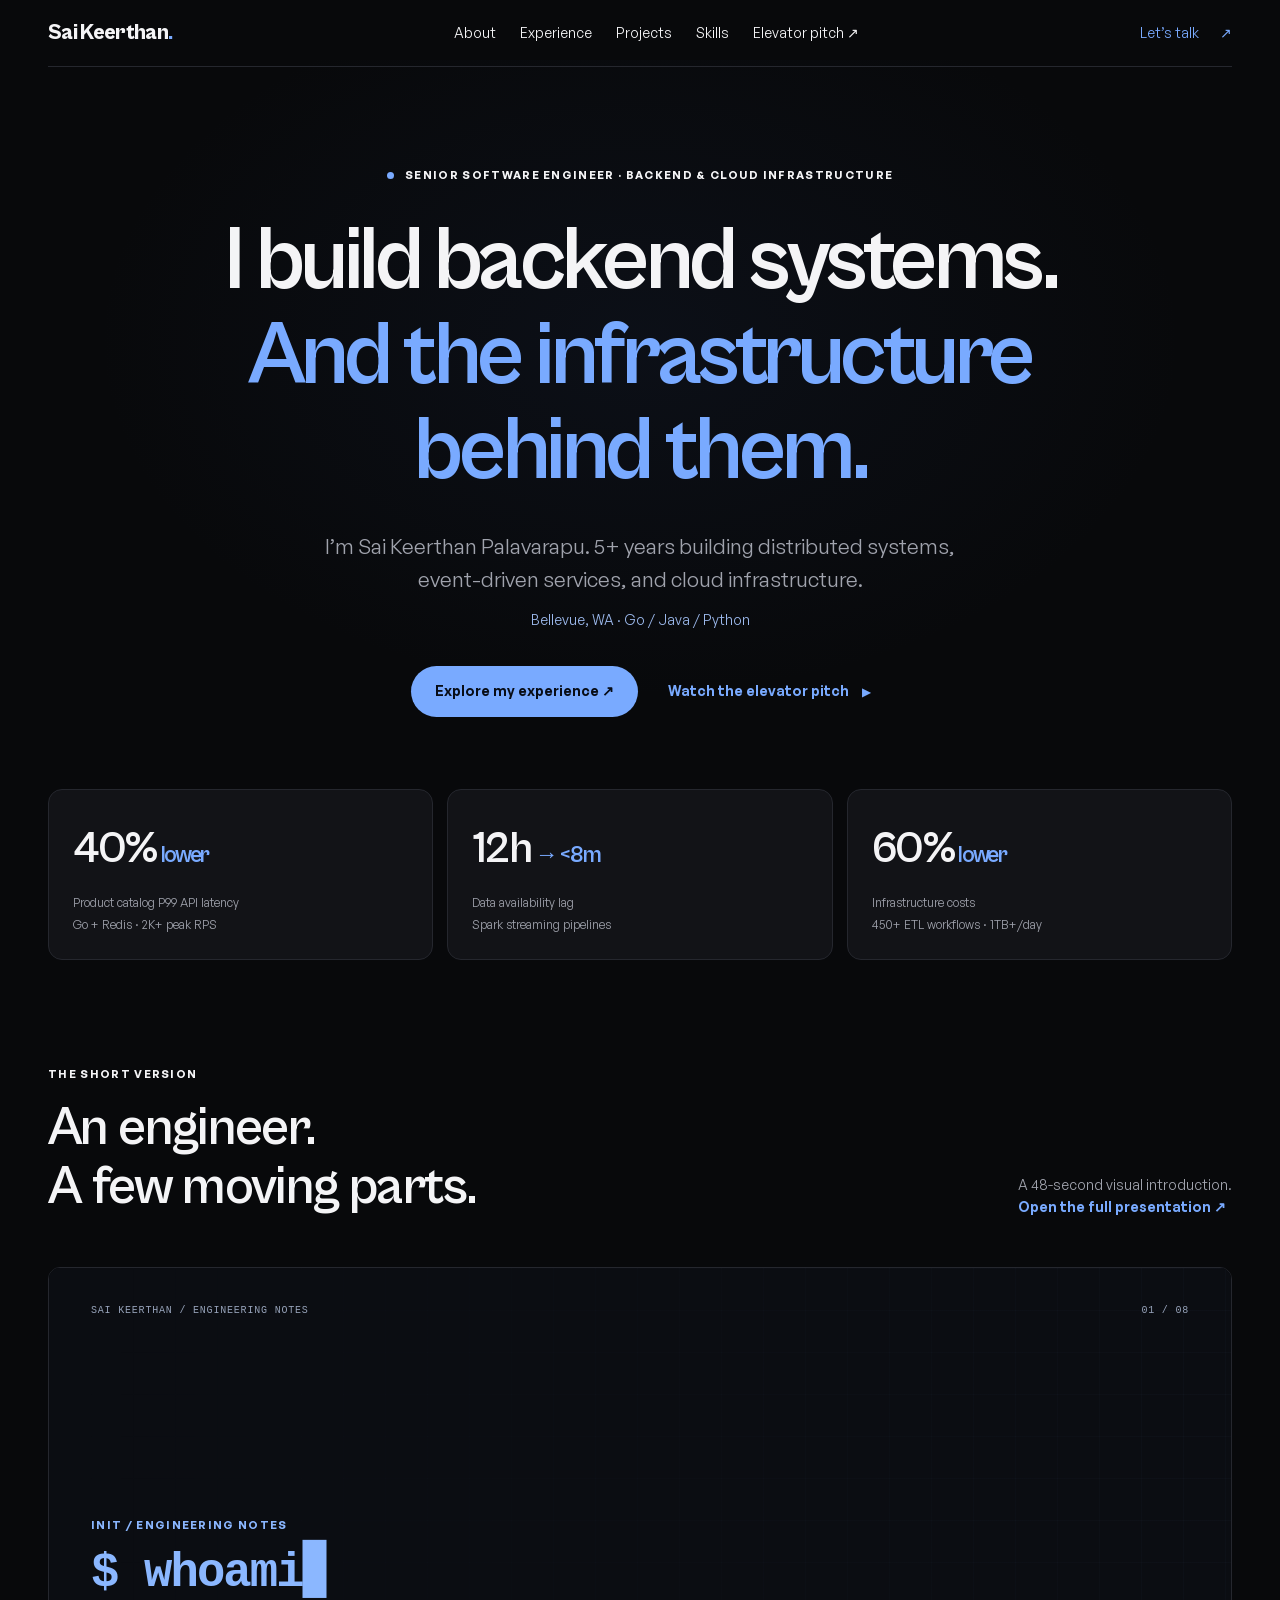
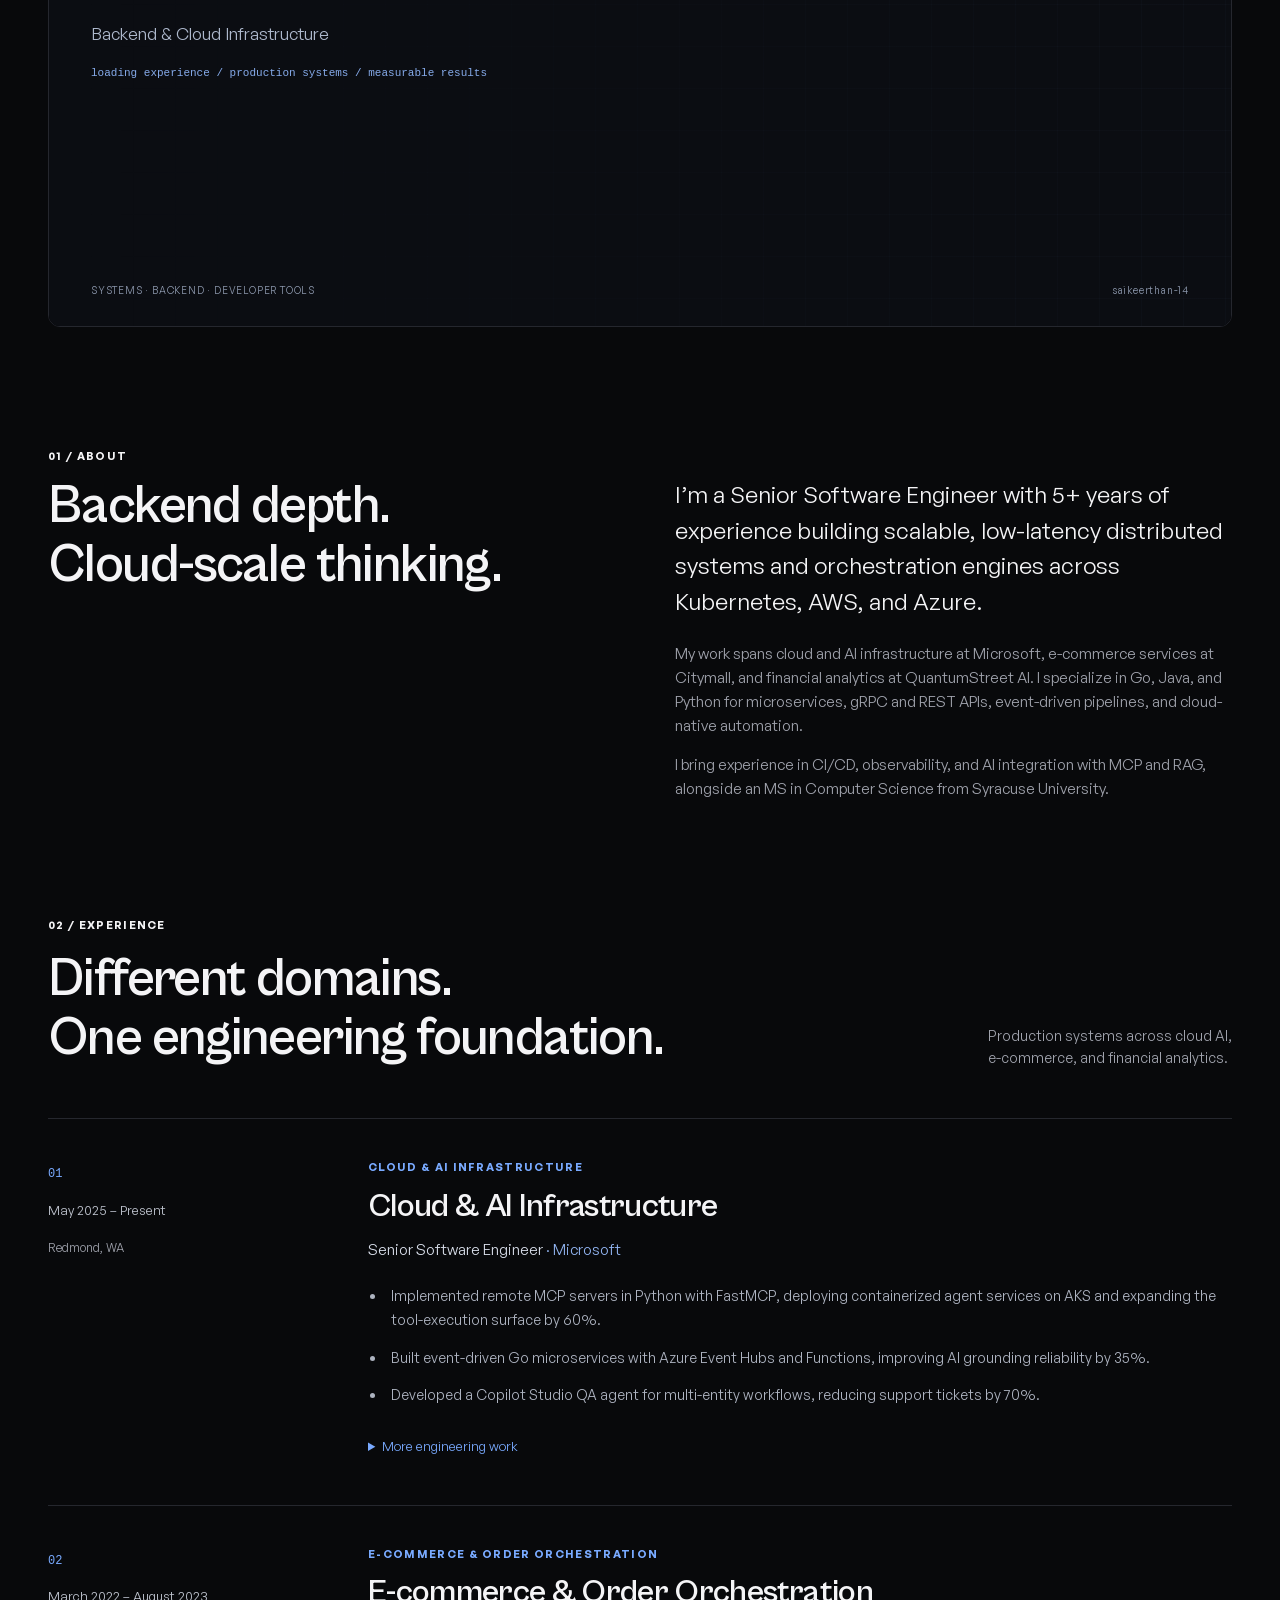
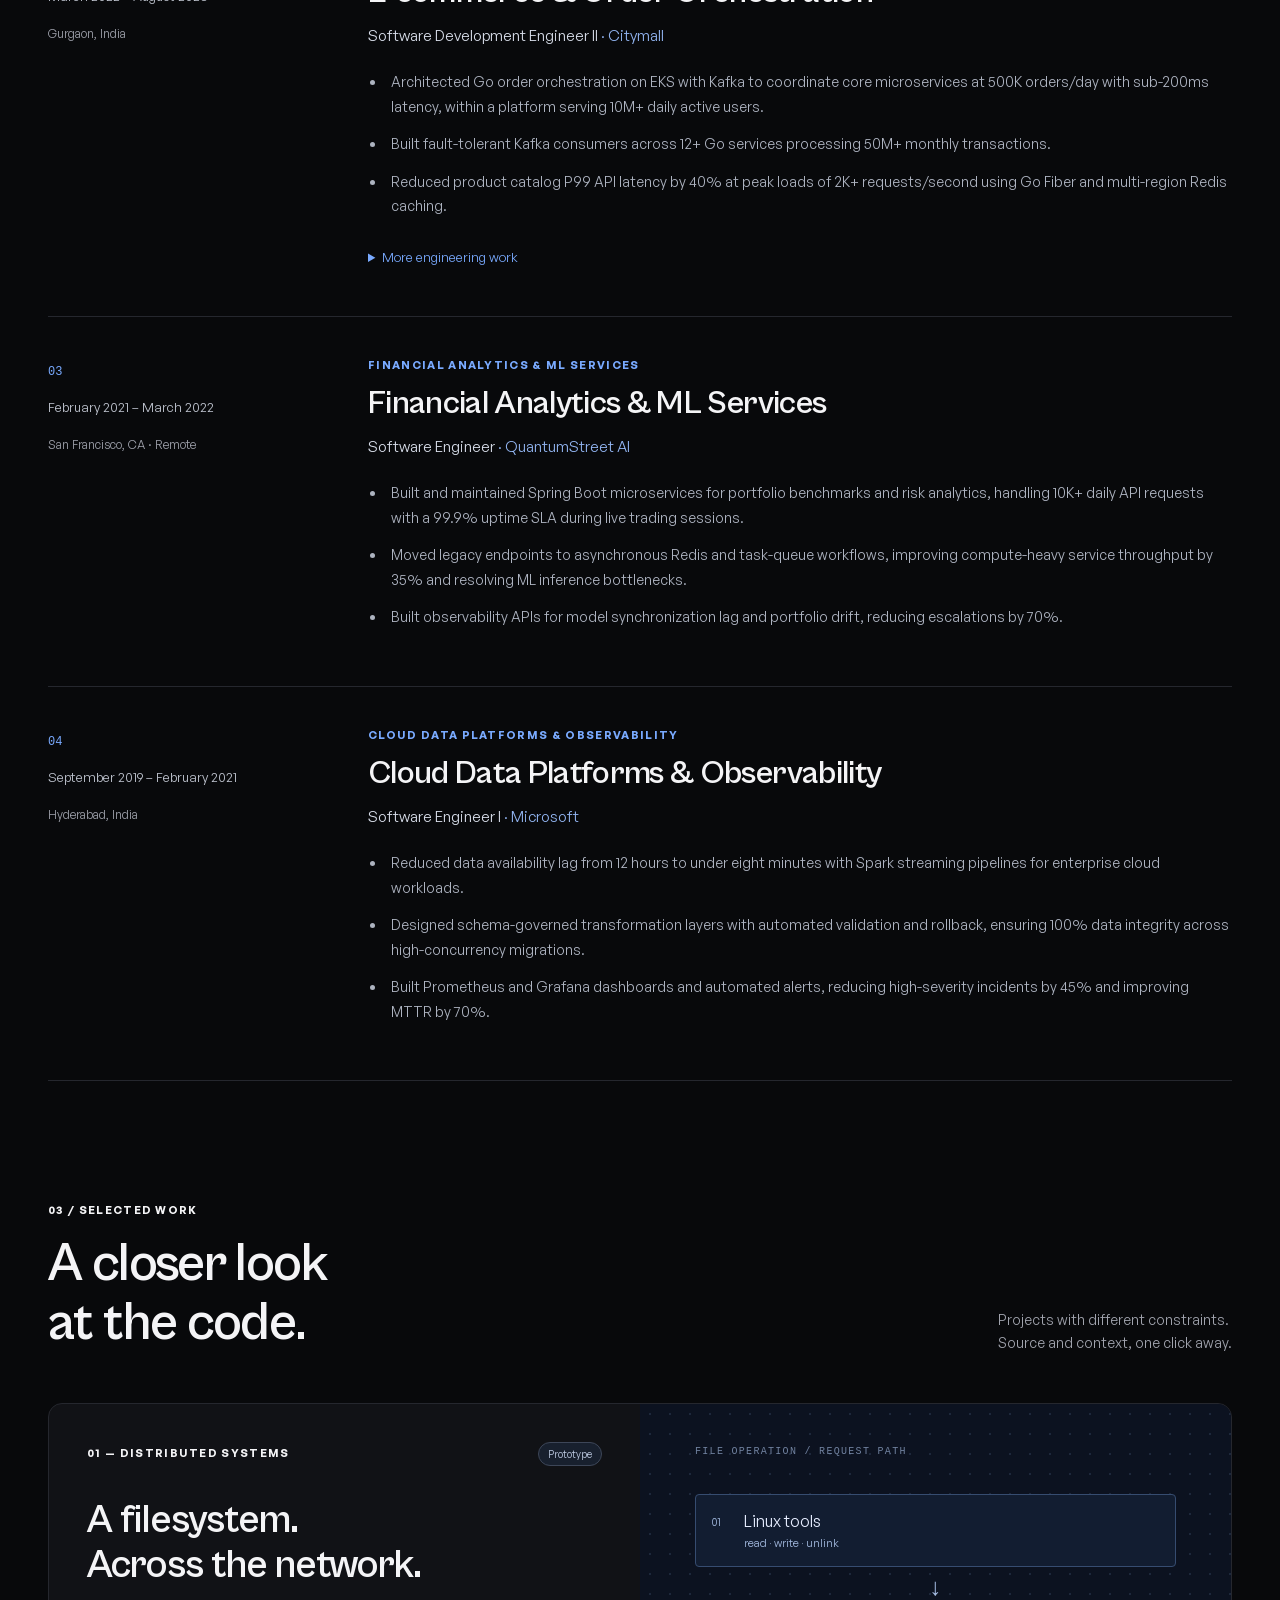
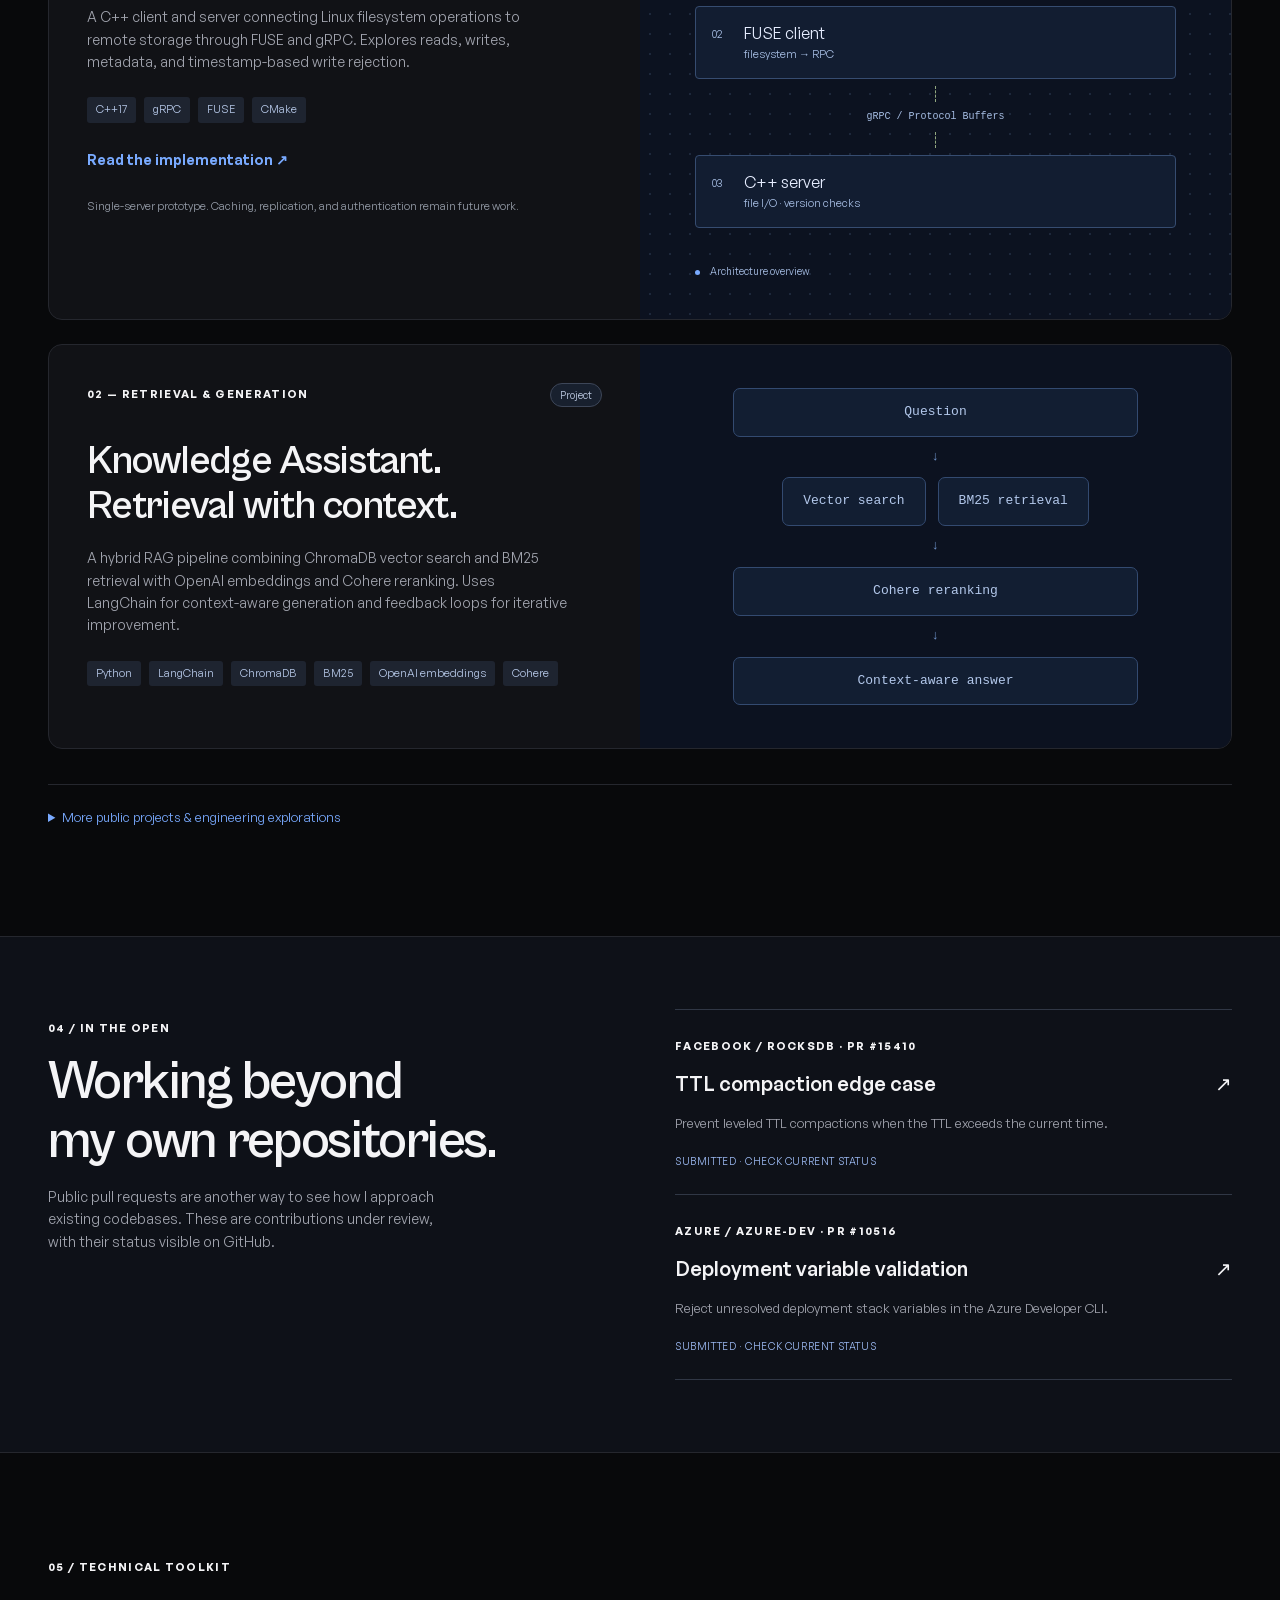
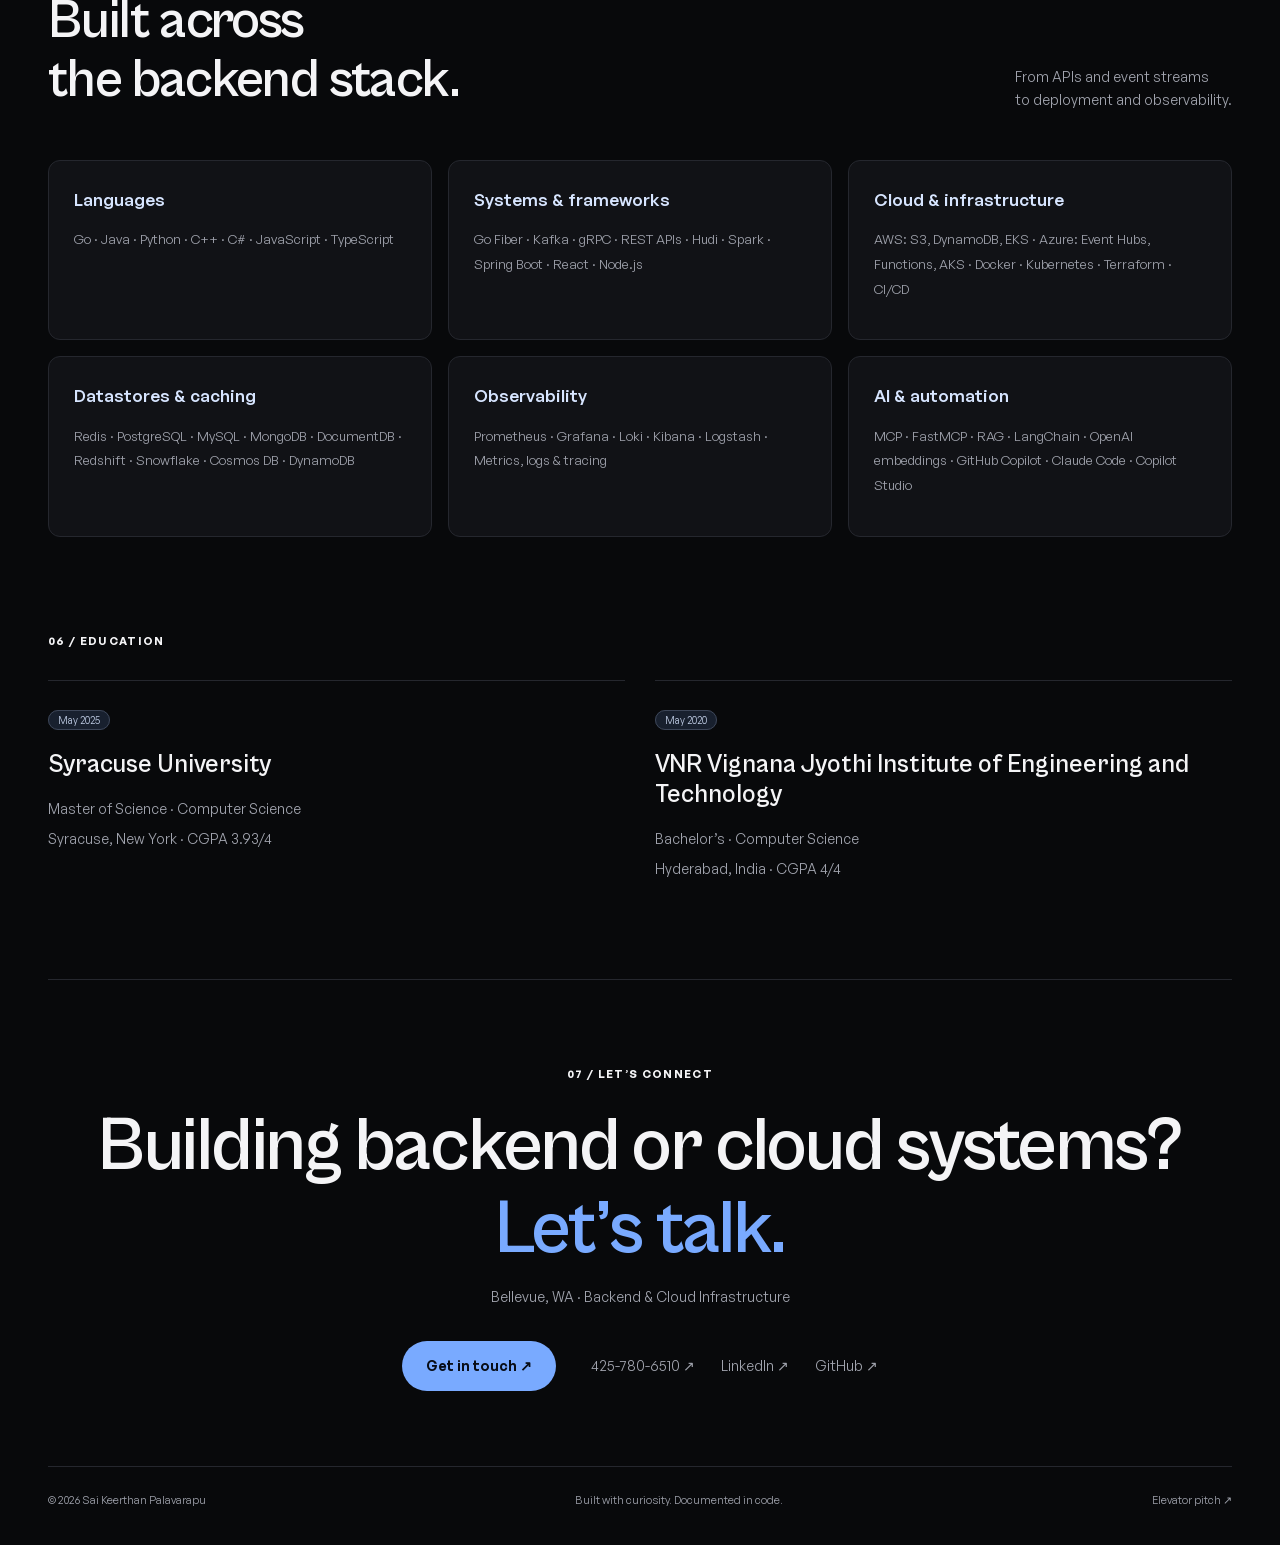
<file: index.html>
<!doctype html>
<html lang="en">
<head>
  <meta charset="utf-8"><meta name="viewport" content="width=device-width, initial-scale=1">
  <title>Sai Keerthan Palavarapu — Senior Software Engineer</title>
  <meta name="description" content="Senior Software Engineer with 5+ years in backend and cloud infrastructure, Go microservices, Kubernetes, event-driven pipelines, and AI integration. Based in Bellevue, WA.">
  <meta name="theme-color" content="#08090b">
  <meta property="og:title" content="Sai Keerthan Palavarapu — Senior Software Engineer">
  <meta property="og:description" content="Backend and cloud infrastructure across cloud AI, e-commerce, and financial analytics. Explore experience, measurable results, projects, and a 48-second pitch.">
  <link rel="icon" href="/assets/icon.svg" type="image/svg+xml"><link rel="stylesheet" href="/style.css">
<meta property="og:image" content="https://saikeerthan-14.github.io/assets/social.svg"><link rel="canonical" href="https://saikeerthan-14.github.io/"></head>
<body>
<div class="ambient" aria-hidden="true"></div>
<a class="skip" href="#main">Skip to content</a>
<header class="nav wrap"><a class="brand" href="/" aria-label="Sai Keerthan home">Sai Keerthan<span>.</span></a><nav aria-label="Main navigation"><a href="#about">About</a><a href="#experience">Experience</a><a href="#work">Projects</a><a href="#skills">Skills</a><a href="/elevator-pitch/">Elevator pitch ↗</a></nav><a class="nav-contact" href="mailto:kpsai80@gmail.com">Let’s talk <span>↗</span></a></header>
<main id="main">
<section class="hero wrap">
 <div class="eyebrow"><span class="dot"></span> SENIOR SOFTWARE ENGINEER · BACKEND &amp; CLOUD INFRASTRUCTURE</div>
 <h1>I build backend systems.<br><em>And the infrastructure<br>behind them.</em></h1>
 <p class="hero-intro">I’m Sai Keerthan Palavarapu. 5+ years building distributed systems,<br>event-driven services, and cloud infrastructure.<br><span class="hero-location">Bellevue, WA · Go / Java / Python</span></p>
 <div class="hero-actions"><a class="button" href="#experience">Explore my experience ↗</a><a class="text-link" href="/elevator-pitch/">Watch the elevator pitch <span>▶</span></a></div>
 <div class="signal-grid impact-grid"><div><strong>40%<span> lower</span></strong><p>Product catalog P99 API latency<br>Go + Redis · 2K+ peak RPS</p></div><div><strong>12h<span> → &lt;8m</span></strong><p>Data availability lag<br>Spark streaming pipelines</p></div><div><strong>60%<span> lower</span></strong><p>Infrastructure costs<br>450+ ETL workflows · 1TB+/day</p></div></div>
</section>
<section class="wrap showreel" aria-labelledby="reel-title"><div class="section-heading"><div><p class="eyebrow">THE SHORT VERSION</p><h2 id="reel-title">An engineer.<br>A few moving parts.</h2></div><p>A 48-second visual introduction.<br><a class="text-link" href="/elevator-pitch/">Open the full presentation ↗</a></p></div><iframe src="/elevator-pitch/?embed=1" title="Sai Keerthan — interactive elevator pitch" loading="lazy"></iframe></section>
<section class="wrap about-block" id="about"><p class="eyebrow">01 / ABOUT</p><div class="about-grid"><h2>Backend depth.<br>Cloud-scale thinking.</h2><div><p class="lead">I’m a Senior Software Engineer with 5+ years of experience building scalable, low-latency distributed systems and orchestration engines across Kubernetes, AWS, and Azure.</p><p>My work spans cloud and AI infrastructure at Microsoft, e-commerce services at Citymall, and financial analytics at QuantumStreet AI. I specialize in Go, Java, and Python for microservices, gRPC and REST APIs, event-driven pipelines, and cloud-native automation.</p><p>I bring experience in CI/CD, observability, and AI integration with MCP and RAG, alongside an MS in Computer Science from Syracuse University.</p></div></div></section><section class="wrap experience" id="experience" aria-labelledby="experience-title"><div class="section-heading"><div><p class="eyebrow">02 / EXPERIENCE</p><h2 id="experience-title">Different domains.<br>One engineering foundation.</h2></div><p>Production systems across cloud AI,<br>e-commerce, and financial analytics.</p></div><div class="timeline"><article class="role"><div class="role-period"><span class="role-index">01</span><p>May 2025 – Present</p><span>Redmond, WA</span></div><div class="role-content"><p class="eyebrow">CLOUD &amp; AI INFRASTRUCTURE</p><h3>Cloud &amp; AI Infrastructure</h3><p class="role-company">Senior Software Engineer <span>· Microsoft</span></p><ul><li>Implemented remote MCP servers in Python with FastMCP, deploying containerized agent services on AKS and expanding the tool-execution surface by 60%.</li><li>Built event-driven Go microservices with Azure Event Hubs and Functions, improving AI grounding reliability by 35%.</li><li>Developed a Copilot Studio QA agent for multi-entity workflows, reducing support tickets by 70%.</li></ul><details><summary>More engineering work</summary><ul><li>Designed C++ and Python ML telemetry pipelines to analyze device behavior across 100+ datacenters.</li><li>Optimized preprocessing with multithreading and GPU acceleration to improve ML pipeline throughput and reduce processing latency.</li></ul></details></div></article><article class="role"><div class="role-period"><span class="role-index">02</span><p>March 2022 – August 2023</p><span>Gurgaon, India</span></div><div class="role-content"><p class="eyebrow">E-COMMERCE &amp; ORDER ORCHESTRATION</p><h3>E-commerce &amp; Order Orchestration</h3><p class="role-company">Software Development Engineer II <span>· Citymall</span></p><ul><li>Architected Go order orchestration on EKS with Kafka to coordinate core microservices at 500K orders/day with sub-200ms latency, within a platform serving 10M+ daily active users.</li><li>Built fault-tolerant Kafka consumers across 12+ Go services processing 50M+ monthly transactions.</li><li>Reduced product catalog P99 API latency by 40% at peak loads of 2K+ requests/second using Go Fiber and multi-region Redis caching.</li></ul><details><summary>More engineering work</summary><ul><li>Built a Kafka and Hudi pipeline into an S3 data lake, ingesting 100M user-activity events/day with under five minutes of latency for personalization and fraud detection.</li><li>Developed a geo-distributed delivery routing service using gRPC and geohashing, handling 250K+ daily deliveries with 99.95% accuracy.</li><li>Orchestrated 450+ Airflow ETL workflows processing 1TB+/day, improving reliability to 98% while reducing infrastructure costs by 60%.</li></ul></details></div></article><article class="role"><div class="role-period"><span class="role-index">03</span><p>February 2021 – March 2022</p><span>San Francisco, CA · Remote</span></div><div class="role-content"><p class="eyebrow">FINANCIAL ANALYTICS &amp; ML SERVICES</p><h3>Financial Analytics &amp; ML Services</h3><p class="role-company">Software Engineer <span>· QuantumStreet AI</span></p><ul><li>Built and maintained Spring Boot microservices for portfolio benchmarks and risk analytics, handling 10K+ daily API requests with a 99.9% uptime SLA during live trading sessions.</li><li>Moved legacy endpoints to asynchronous Redis and task-queue workflows, improving compute-heavy service throughput by 35% and resolving ML inference bottlenecks.</li><li>Built observability APIs for model synchronization lag and portfolio drift, reducing escalations by 70%.</li></ul></div></article><article class="role"><div class="role-period"><span class="role-index">04</span><p>September 2019 – February 2021</p><span>Hyderabad, India</span></div><div class="role-content"><p class="eyebrow">CLOUD DATA PLATFORMS &amp; OBSERVABILITY</p><h3>Cloud Data Platforms &amp; Observability</h3><p class="role-company">Software Engineer I <span>· Microsoft</span></p><ul><li>Reduced data availability lag from 12 hours to under eight minutes with Spark streaming pipelines for enterprise cloud workloads.</li><li>Designed schema-governed transformation layers with automated validation and rollback, ensuring 100% data integrity across high-concurrency migrations.</li><li>Built Prometheus and Grafana dashboards and automated alerts, reducing high-severity incidents by 45% and improving MTTR by 70%.</li></ul></div></article></div></section><section class="work wrap" id="work" aria-labelledby="work-title">
  <div class="section-heading"><div><p class="eyebrow">03 / SELECTED WORK</p><h2 id="work-title">A closer look<br>at the code.</h2></div><p>Projects with different constraints.<br>Source and context, one click away.</p></div>
  <article class="project featured"><div class="project-copy"><div class="project-top"><span class="eyebrow">01 — DISTRIBUTED SYSTEMS</span><span class="badge">Prototype</span></div><h3>A filesystem.<br>Across the network.</h3><p>A C++ client and server connecting Linux filesystem operations to remote storage through FUSE and gRPC. Explores reads, writes, metadata, and timestamp-based write rejection.</p><div class="tags"><span>C++17</span><span>gRPC</span><span>FUSE</span><span>CMake</span></div><a class="text-link" href="https://github.com/saikeerthan-14/distributed_file_system">Read the implementation ↗</a><p class="project-note">Single-server prototype. Caching, replication, and authentication remain future work.</p></div><div class="system-diagram" role="img" aria-label="Linux tools send file operations through a FUSE client over gRPC to a C++ server and files on disk"><div class="diagram-caption">FILE OPERATION / REQUEST PATH</div><div class="node"><span>01</span> Linux tools <small>read · write · unlink</small></div><div class="connector">↓</div><div class="node"><span>02</span> FUSE client <small>filesystem → RPC</small></div><div class="wire"><i></i><span>gRPC / Protocol Buffers</span><i></i></div><div class="node"><span>03</span> C++ server <small>file I/O · version checks</small></div><div class="diagram-footer"><span class="dot"></span> Architecture overview</div></div></article>
  <article class="project knowledge"><div class="project-copy"><div class="project-top"><span class="eyebrow">02 — RETRIEVAL &amp; GENERATION</span><span class="badge">Project</span></div><h3>Knowledge Assistant.<br>Retrieval with context.</h3><p>A hybrid RAG pipeline combining ChromaDB vector search and BM25 retrieval with OpenAI embeddings and Cohere reranking. Uses LangChain for context-aware generation and feedback loops for iterative improvement.</p><div class="tags"><span>Python</span><span>LangChain</span><span>ChromaDB</span><span>BM25</span><span>OpenAI embeddings</span><span>Cohere</span></div></div><div class="retrieval-flow" role="img" aria-label="Question goes to hybrid vector and keyword retrieval, then reranking, then context-aware generation"><span>Question</span><i>↓</i><div><span>Vector search</span><span>BM25 retrieval</span></div><i>↓</i><span>Cohere reranking</span><i>↓</i><span>Context-aware answer</span></div></article>
  <details class="additional-projects"><summary>More public projects &amp; engineering explorations</summary><div class="project-grid"><article class="project small"><div class="project-top"><span class="eyebrow">DEVELOPER TOOLS</span><span class="badge">Proposal</span></div><h3>Multi-repository workspaces.</h3><p>A proposed Go workspace layer for px0, using repository-specific servers and a shared hub. Compilation and testing are not verified in the default-branch README.</p><a class="text-link" href="https://github.com/saikeerthan-14/px0-multi-repo-workspace">Explore the design ↗</a></article><article class="project small"><div class="project-top"><span class="eyebrow">OPERATING SYSTEMS</span><span class="badge">Course project</span></div><h3>CPU scheduling simulator.</h3><p>A C++ simulator exploring FCFS, shortest remaining time, round robin, and priority scheduling through process traces.</p><a class="text-link" href="https://github.com/saikeerthan-14/cpu-scheduling-sim">Explore the simulator ↗</a></article></div></details>
</section>
<section class="opensource" id="contributions" aria-labelledby="oss-title"><div class="wrap oss-inner"><div><p class="eyebrow">04 / IN THE OPEN</p><h2 id="oss-title">Working beyond<br>my own repositories.</h2><p>Public pull requests are another way to see how I approach existing codebases. These are contributions under review, with their status visible on GitHub.</p></div><div class="pr-list"><a href="https://github.com/facebook/rocksdb/pull/15410"><span class="eyebrow">FACEBOOK / ROCKSDB · PR #15410</span><h3>TTL compaction edge case <span>↗</span></h3><p>Prevent leveled TTL compactions when the TTL exceeds the current time.</p><span class="pr-status">Submitted · check current status</span></a><a href="https://github.com/Azure/azure-dev/pull/10516"><span class="eyebrow">AZURE / AZURE-DEV · PR #10516</span><h3>Deployment variable validation <span>↗</span></h3><p>Reject unresolved deployment stack variables in the Azure Developer CLI.</p><span class="pr-status">Submitted · check current status</span></a></div></div></section>
<section class="wrap skills" id="skills"><div class="section-heading"><div><p class="eyebrow">05 / TECHNICAL TOOLKIT</p><h2>Built across<br>the backend stack.</h2></div><p>From APIs and event streams<br>to deployment and observability.</p></div><div class="skill-grid"><article><h3>Languages</h3><p>Go · Java · Python · C++ · C# · JavaScript · TypeScript</p></article><article><h3>Systems &amp; frameworks</h3><p>Go Fiber · Kafka · gRPC · REST APIs · Hudi · Spark · Spring Boot · React · Node.js</p></article><article><h3>Cloud &amp; infrastructure</h3><p>AWS: S3, DynamoDB, EKS · Azure: Event Hubs, Functions, AKS · Docker · Kubernetes · Terraform · CI/CD</p></article><article><h3>Datastores &amp; caching</h3><p>Redis · PostgreSQL · MySQL · MongoDB · DocumentDB · Redshift · Snowflake · Cosmos DB · DynamoDB</p></article><article><h3>Observability</h3><p>Prometheus · Grafana · Loki · Kibana · Logstash · Metrics, logs & tracing</p></article><article><h3>AI &amp; automation</h3><p>MCP · FastMCP · RAG · LangChain · OpenAI embeddings · GitHub Copilot · Claude Code · Copilot Studio</p></article></div></section><section class="wrap education" id="education"><p class="eyebrow">06 / EDUCATION</p><div class="education-grid"><article><span class="badge">May 2025</span><h3>Syracuse University</h3><p>Master of Science · Computer Science</p><p>Syracuse, New York · CGPA 3.93/4</p></article><article><span class="badge">May 2020</span><h3>VNR Vignana Jyothi Institute of Engineering and Technology</h3><p>Bachelor’s · Computer Science</p><p>Hyderabad, India · CGPA 4/4</p></article></div></section><section class="contact wrap" id="contact"><p class="eyebrow">07 / LET’S CONNECT</p><h2>Building backend or cloud systems?<br><em>Let’s talk.</em></h2><p class="contact-location">Bellevue, WA · Backend &amp; Cloud Infrastructure</p><div class="contact-bottom"><a class="button" href="mailto:kpsai80@gmail.com">Get in touch ↗</a><div><a href="tel:+14257806510">425-780-6510 ↗</a><a href="https://www.linkedin.com/in/saikeerthan/">LinkedIn ↗</a><a href="https://github.com/saikeerthan-14">GitHub ↗</a></div></div></section>
</main><footer class="wrap"><span>© 2026 Sai Keerthan Palavarapu</span><span>Built with curiosity. Documented in code.</span><a href="/elevator-pitch/">Elevator pitch ↗</a></footer>
</body></html>
</file>
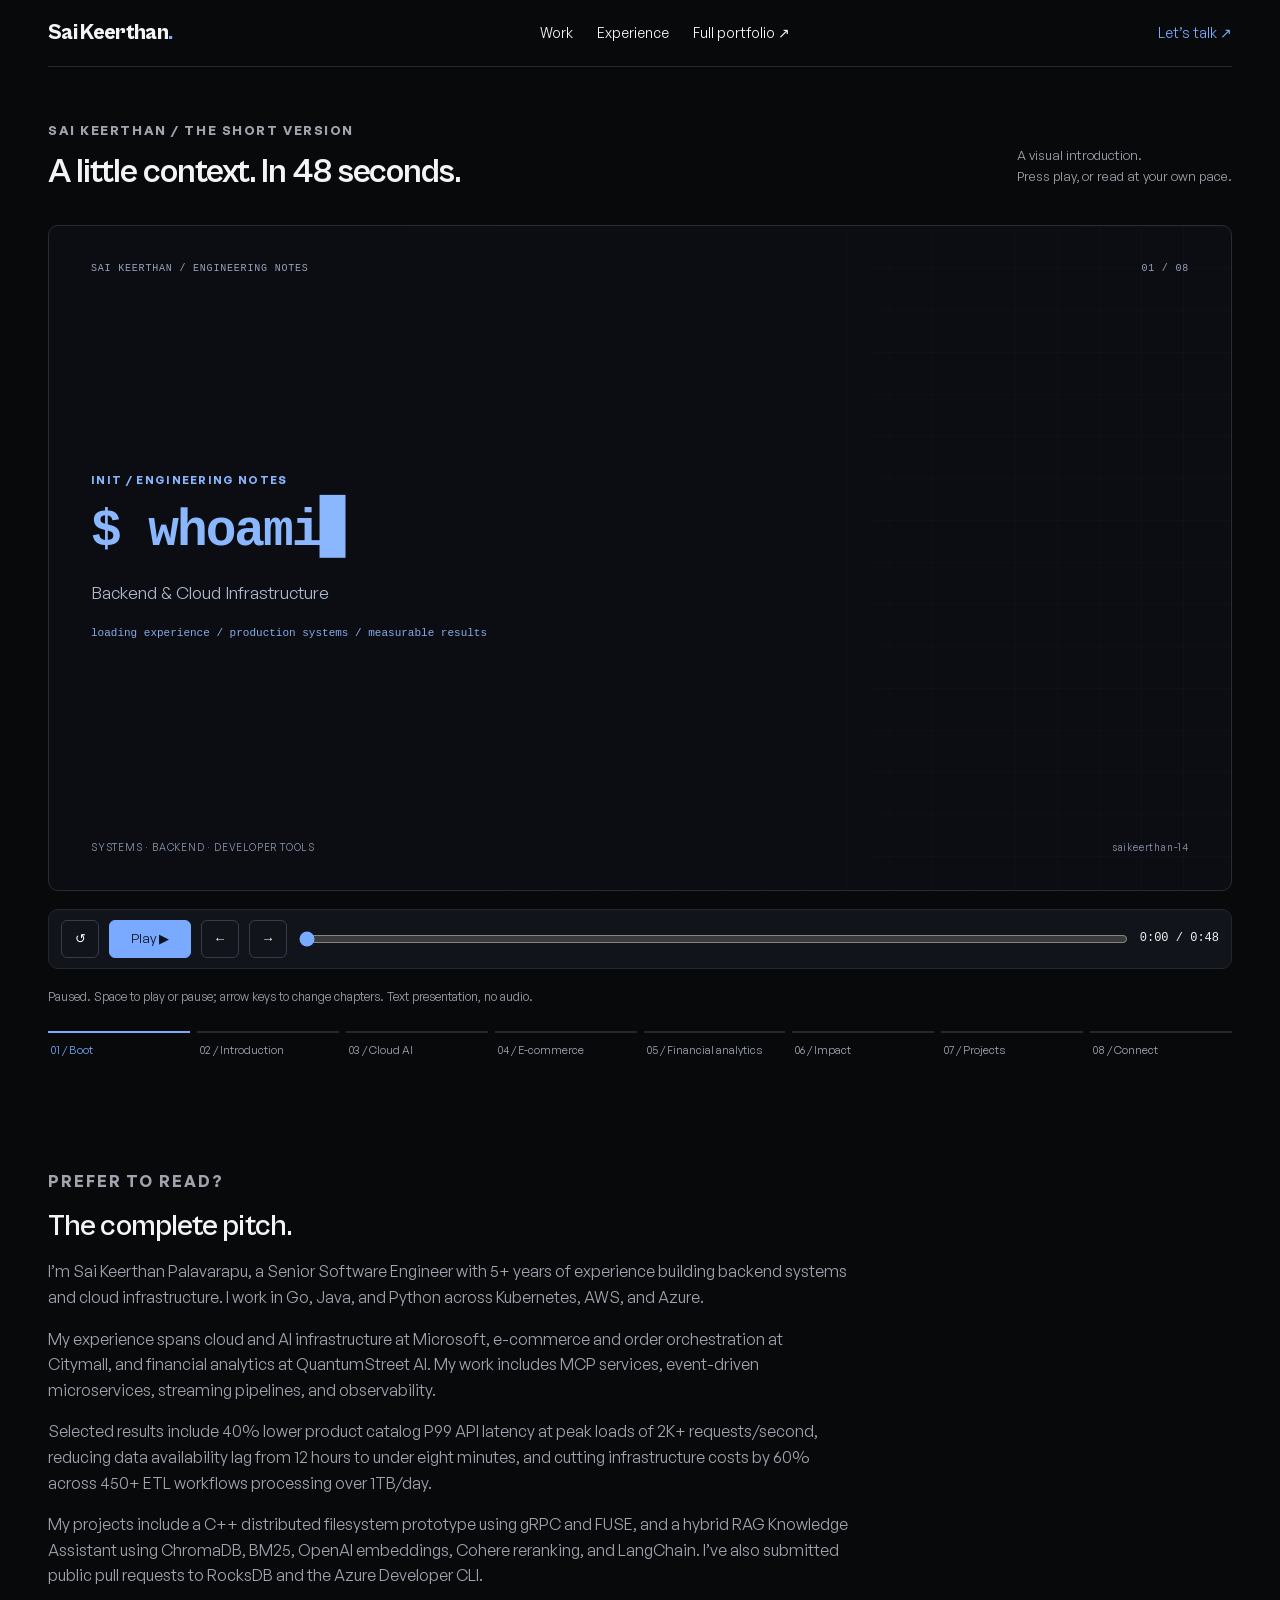
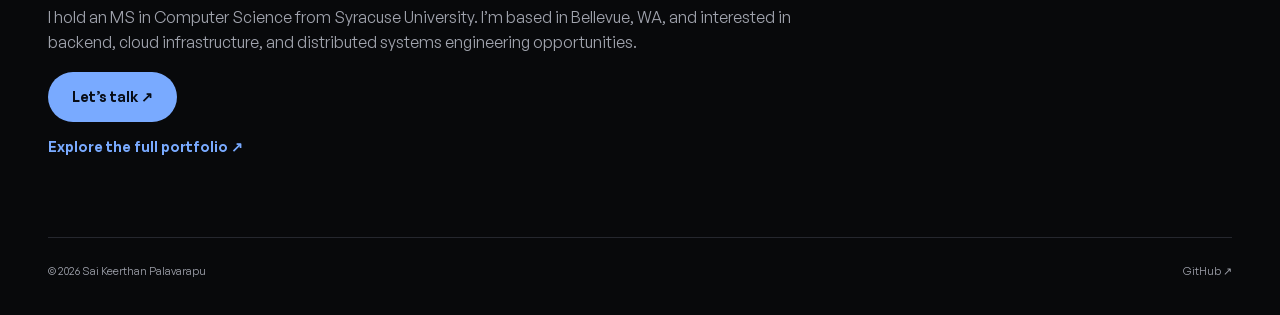
<file: elevator-pitch/index.html>
<!doctype html>
<html lang="en"><head><meta charset="utf-8"><meta name="viewport" content="width=device-width,initial-scale=1"><title>Elevator Pitch — Sai Keerthan Palavarapu</title><meta name="description" content="A 48-second introduction to Sai Keerthan’s senior engineering experience in backend systems, cloud infrastructure, and AI integration."><meta name="theme-color" content="#08090b"><link rel="icon" href="/assets/icon.svg" type="image/svg+xml"><link rel="stylesheet" href="/style.css"><script src="/pitch.js" defer></script><script>if(new URLSearchParams(location.search).has("embed"))document.documentElement.classList.add("embedded");</script></head>
<body class="pitch-page"><a class="skip" href="#main">Skip to content</a><header class="nav wrap"><a class="brand" href="/" aria-label="Sai Keerthan home">Sai Keerthan<span>.</span></a><nav aria-label="Main navigation"><a href="/#work">Work</a><a href="/#experience">Experience</a><a href="/">Full portfolio ↗</a></nav><a class="nav-contact" href="mailto:kpsai80@gmail.com">Let’s talk ↗</a></header><main class="wrap" id="main"><div class="pitch-heading"><div><p class="eyebrow">SAI KEERTHAN / THE SHORT VERSION</p><h1>A little context. In 48 seconds.</h1></div><p>A visual introduction.<br>Press play, or read at your own pace.</p></div><section aria-label="Elevator pitch presentation"><div class="stage" id="stage" data-scene="0"><div class="scene-art" id="scene-art" aria-hidden="true"></div><div class="scene-progress" id="scene-progress"></div><div class="stage-top"><span>SAI KEERTHAN / ENGINEERING NOTES</span><span id="scene-count">01 / 08</span></div><div class="slide" id="slide"><div class="eyebrow" id="slide-label">HELLO, I’M SAI</div><h2 id="slide-title">I build behind<br>the interface.</h2><p id="slide-body">Software engineering, with a focus on backend systems and developer tools.</p><div class="slide-detail" id="slide-detail">C++ / Go / Python</div></div><div class="stage-bottom"><span>SYSTEMS · BACKEND · DEVELOPER TOOLS</span><span>saikeerthan-14</span></div></div><div class="player-controls"><button id="restart" aria-label="Restart presentation">↺</button><button id="play" class="play" aria-label="Play presentation">Play ▶</button><button id="previous" aria-label="Previous chapter">←</button><button id="next" aria-label="Next chapter">→</button><input id="seek" type="range" min="0" max="48" value="0" step="0.1" aria-label="Presentation position in seconds"><span class="time"><span id="elapsed">0:00</span> / 0:48</span></div><p class="pitch-help" id="player-status" role="status">Paused. Space to play or pause; arrow keys to change chapters. Text presentation, no audio.</p><div class="chapters" aria-label="Choose a chapter"><button data-scene="0" aria-current="true">01 / Boot</button><button data-scene="1" aria-current="false">02 / Introduction</button><button data-scene="2" aria-current="false">03 / Cloud AI</button><button data-scene="3" aria-current="false">04 / E-commerce</button><button data-scene="4" aria-current="false">05 / Financial analytics</button><button data-scene="5" aria-current="false">06 / Impact</button><button data-scene="6" aria-current="false">07 / Projects</button><button data-scene="7" aria-current="false">08 / Connect</button></div></section><section class="transcript" aria-labelledby="transcript-title"><p class="eyebrow">PREFER TO READ?</p><h2 id="transcript-title">The complete pitch.</h2><p>I’m Sai Keerthan Palavarapu, a Senior Software Engineer with 5+ years of experience building backend systems and cloud infrastructure. I work in Go, Java, and Python across Kubernetes, AWS, and Azure.</p><p>My experience spans cloud and AI infrastructure at Microsoft, e-commerce and order orchestration at Citymall, and financial analytics at QuantumStreet AI. My work includes MCP services, event-driven microservices, streaming pipelines, and observability.</p><p>Selected results include 40% lower product catalog P99 API latency at peak loads of 2K+ requests/second, reducing data availability lag from 12 hours to under eight minutes, and cutting infrastructure costs by 60% across 450+ ETL workflows processing over 1TB/day.</p><p>My projects include a C++ distributed filesystem prototype using gRPC and FUSE, and a hybrid RAG Knowledge Assistant using ChromaDB, BM25, OpenAI embeddings, Cohere reranking, and LangChain. I’ve also submitted public pull requests to RocksDB and the Azure Developer CLI.</p><p>I hold an MS in Computer Science from Syracuse University. I’m based in Bellevue, WA, and interested in backend, cloud infrastructure, and distributed systems engineering opportunities.</p><div class="actions"><a class="button" href="mailto:kpsai80@gmail.com">Let’s talk ↗</a><a class="text-link" href="/">Explore the full portfolio ↗</a></div></section></main><footer class="wrap"><span>© 2026 Sai Keerthan Palavarapu</span><a href="https://github.com/saikeerthan-14">GitHub ↗</a></footer></body></html>
</file>
<file: style.css>
@font-face{font-family:General;src:url('/assets/general-sans.ttf') format('truetype');font-display:swap}@font-face{font-family:Cabinet;src:url('/assets/cabinet-grotesk.ttf') format('truetype');font-display:swap}
:root{--paper:#f5f3ee;--ink:#202820;--muted:#61675e;--line:#d8d9ce;--orange:#a73c19;--green:#dfe6d5}*{box-sizing:border-box}html{scroll-behavior:smooth;scroll-padding-top:24px}body{margin:0;background:var(--paper);color:var(--ink);font-family:General,Arial,sans-serif;font-size:16px;line-height:1.6}a{color:inherit;text-decoration:none}a:hover{text-decoration:underline;text-underline-offset:5px}button,a,input{touch-action:manipulation}a:focus-visible,button:focus-visible,input:focus-visible{outline:3px solid var(--orange);outline-offset:5px}.wrap{width:min(1200px,calc(100% - 96px));margin-inline:auto}.skip{position:absolute;top:-80px;background:var(--ink);color:white;padding:12px;z-index:10}.skip:focus{top:0}.nav{display:flex;align-items:center;justify-content:space-between;padding-block:22px;border-bottom:1px solid var(--line);gap:28px}.brand{font-family:Cabinet,sans-serif;font-size:38px;font-weight:800;line-height:1}.brand span{color:var(--orange)}nav{display:flex;gap:30px;font-size:14px}.nav-contact{font-size:14px}.nav-contact span{margin-left:18px}.eyebrow{font-size:11px;letter-spacing:.12em;font-weight:650;line-height:1.6}.dot{display:inline-block;width:7px;height:7px;border-radius:50%;background:var(--orange);margin-right:8px}.hero{padding-top:63px}.hero h1{font-family:Cabinet,sans-serif;font-size:clamp(52px,6.9vw,96px);line-height:1.02;font-weight:650;letter-spacing:-.045em;margin:28px 0 30px}.hero h1 em,h2 em{color:var(--orange);font-style:normal}.hero-bottom{display:flex;justify-content:space-between;align-items:end;gap:40px}.hero-bottom>p{max-width:540px;font-size:18px;color:var(--muted);line-height:1.65}.actions{display:flex;flex-direction:column;align-items:flex-start;gap:14px;min-width:235px;margin-bottom:18px}.button{display:inline-flex;align-items:center;justify-content:space-between;gap:35px;background:var(--ink);color:var(--paper);padding:14px 23px;border-radius:3px;font-size:14px}.button:hover{background:var(--orange);text-decoration:none}.text-link{font-size:14px;font-weight:600}.hero-meta{display:flex;justify-content:space-between;gap:20px;border-top:1px solid var(--line);padding:20px 0;margin-top:37px;font-size:12px;color:var(--muted)}.work{padding-block:90px}.section-heading{display:flex;justify-content:space-between;align-items:end;margin-bottom:35px;gap:35px}h2{font-family:Cabinet,sans-serif;font-size:clamp(36px,4.2vw,56px);font-weight:600;line-height:1.1;letter-spacing:-.03em;margin:15px 0}.section-heading>p{font-size:14px;color:var(--muted)}.project{border:1px solid var(--line);border-radius:5px;background:#faf9f5}.featured{display:grid;grid-template-columns:1fr 1fr;overflow:hidden}.project-copy{padding:38px}.project-top{display:flex;justify-content:space-between;gap:15px;align-items:center}.badge{font-size:10px;border:1px solid #c8cebe;border-radius:20px;padding:3px 9px;white-space:nowrap}.project h3{font-family:Cabinet,sans-serif;font-size:38px;font-weight:600;letter-spacing:-.025em;line-height:1.13;margin:32px 0 18px}.project p{font-size:14px;color:var(--muted);max-width:480px}.tags{display:flex;flex-wrap:wrap;gap:8px;margin:24px 0}.tags span{font-size:11px;padding:4px 9px;background:#eeeee6;border-radius:3px}.project .project-note{font-size:11px;line-height:1.6;margin-top:25px}.system-diagram{background:#26372d;color:#e6eddf;padding:40px 55px;display:flex;flex-direction:column;justify-content:center;background-image:radial-gradient(#ffffff10 1px,transparent 1px);background-size:20px 20px}.diagram-caption{font-family:monospace;font-size:10px;letter-spacing:.13em;opacity:.65;margin-bottom:34px}.node{display:grid;grid-template-columns:32px 1fr;border:1px solid #71846c;border-radius:4px;padding:14px 16px;font-size:16px;background:#293b30}.node>span{grid-row:span 2;font-size:11px;color:#b9ccaa;padding-top:5px}.node small{font-size:11px;color:#b8c7b0}.connector{text-align:center;font-size:24px;line-height:1.6;color:#b9ccaa}.wire{display:flex;flex-direction:column;align-items:center;font-family:monospace;font-size:10px;gap:7px;padding:7px;color:#b9ccaa}.wire i{height:16px;border-left:1px dashed #91a77f}.diagram-footer{font-size:10px;margin-top:35px;color:#b8c7b0}.diagram-footer .dot{background:#bbd69c;width:5px;height:5px}.project-grid{display:grid;grid-template-columns:1fr 1fr;gap:22px;margin-top:22px}.small{padding:32px 36px}.small h3{font-size:34px}.opensource{background:var(--green);padding:72px 0}.oss-inner{display:grid;grid-template-columns:1fr 1fr;gap:70px}.oss-inner>div>p:not(.eyebrow){max-width:400px;font-size:14px;color:#4f5e4d}.pr-list>a{display:block;padding:22px 0;border-top:1px solid #b9c5af}.pr-list>a:last-child{border-bottom:1px solid #b9c5af}.pr-list h3{display:flex;justify-content:space-between;font-size:20px;font-weight:550;margin:10px 0}.pr-list p{font-size:13px}.pr-status{font-size:10px;text-transform:uppercase;letter-spacing:.06em}.approach{display:grid;grid-template-columns:1fr 1fr;gap:70px;padding-block:110px}.lead{font-size:22px;line-height:1.55;margin-top:0}.approach-copy>p:not(.lead){font-size:15px;color:var(--muted)}dl{margin-top:35px}dl div{display:grid;grid-template-columns:140px 1fr;border-top:1px solid var(--line);padding:12px 0;font-size:13px}dt{font-weight:600}dd{margin:0;color:var(--muted)}.contact{padding:60px 0 65px;border-top:1px solid var(--line)}.contact h2{font-size:clamp(44px,5.9vw,76px)}.contact-bottom{display:flex;justify-content:space-between;align-items:center;margin-top:35px;gap:30px}.contact-bottom>div{display:flex;gap:26px;font-size:14px}footer{display:flex;justify-content:space-between;gap:25px;flex-wrap:wrap;padding:25px 0 35px;border-top:1px solid var(--line);color:var(--muted);font-size:11px}
/* The pitch is a controllable presentation, with a complete text transcript below. */
.pitch-heading{display:flex;justify-content:space-between;align-items:end;margin:45px 0 25px;gap:25px}.pitch-heading h1{font-family:Cabinet,sans-serif;font-size:40px;line-height:1.1;letter-spacing:-.03em;margin:8px 0}.pitch-heading p{font-size:13px;color:var(--muted)}.stage{position:relative;background:#202e26;color:#eff1e9;border-radius:6px;min-height:480px;padding:38px 52px;overflow:hidden;display:flex;flex-direction:column;justify-content:space-between}.stage:after{content:'';position:absolute;right:-90px;bottom:-160px;width:450px;height:450px;border:1px solid #ffffff18;border-radius:50%;pointer-events:none;box-shadow:0 0 0 60px #ffffff04,0 0 0 120px #ffffff03}.stage-top{display:flex;justify-content:space-between;font-family:monospace;font-size:11px;letter-spacing:.08em;color:#b8c8ae;z-index:1}.slide{position:relative;max-width:850px;z-index:1;padding-block:35px}.slide .eyebrow{color:#c9b99a}.slide h2{font-size:clamp(34px,5.7vw,76px);margin:16px 0 22px;line-height:1.04}.slide p{font-size:19px;color:#c3cebd;max-width:660px}.slide-detail{font-family:monospace;font-size:12px;color:#d9bc96;white-space:pre-wrap}.stage-bottom{display:flex;justify-content:space-between;font-size:10px;color:#a9b9a0;position:relative;z-index:1}.slide.enter{animation:enter .45s ease both}@keyframes enter{from{opacity:0;transform:translateY(12px)}to{opacity:1;transform:translateY(0)}}.player-controls{display:flex;align-items:center;gap:14px;margin:18px 0}.player-controls button{border:1px solid var(--line);background:transparent;color:var(--ink);border-radius:3px;min-width:44px;min-height:44px;padding:9px 14px;font-family:inherit;cursor:pointer}.player-controls button:hover{background:var(--green)}.player-controls .play{background:var(--ink);color:var(--paper);min-width:90px}.player-controls input{flex:1;min-width:45px;accent-color:var(--orange)}.time{font-family:monospace;font-size:12px;white-space:nowrap}.pitch-help{font-size:12px;color:var(--muted)}.chapters{display:grid;grid-template-columns:repeat(7,1fr);gap:7px;margin:25px 0 60px}.chapters button{border:0;border-top:2px solid var(--line);background:transparent;padding:10px 3px;text-align:left;font:11px General,sans-serif;cursor:pointer;color:var(--muted)}.chapters button[aria-current=true]{border-color:var(--orange);color:var(--orange)}.transcript{max-width:800px;padding-block:15px 60px}.transcript h2{font-size:30px}.transcript p{font-size:16px;color:var(--muted)}
@media(max-width:800px){.wrap{width:calc(100% - 40px)}nav{gap:16px;font-size:12px}.nav-contact{display:none}.hero{padding-top:40px}.hero h1{font-size:clamp(44px,8.8vw,70px)}.hero-bottom{align-items:start;flex-direction:column;gap:10px}.hero-bottom>p{font-size:16px}.actions{margin-bottom:0}.hero-meta{flex-wrap:wrap;font-size:10px}.hero-meta>span:nth-child(2){display:none}.work{padding-block:55px}.section-heading{align-items:start;flex-direction:column;gap:0}.featured,.project-grid,.oss-inner,.approach{grid-template-columns:1fr}.project-copy,.small{padding:25px}.system-diagram{padding:30px}.project-grid{gap:16px;margin-top:16px}.oss-inner,.approach{gap:30px}.opensource{padding-block:45px}.approach{padding-block:60px}.contact-bottom{align-items:start;flex-direction:column}.contact-bottom>div{gap:20px}.contact{padding-block:40px}footer>span:nth-child(2){display:none}.pitch-heading{display:block;margin-top:30px}.pitch-heading h1{font-size:32px}.stage{min-height:420px;padding:25px}.slide p{font-size:16px}.slide-detail{font-size:10px}.stage-top{font-size:9px}.stage-bottom{font-size:9px}.player-controls{flex-wrap:wrap;gap:7px}.player-controls input{order:2;flex-basis:100%}.time{margin-left:auto}.chapters{grid-template-columns:repeat(4,1fr);margin-bottom:35px}.pitch-help{font-size:11px}}
@media(prefers-reduced-motion:reduce){html{scroll-behavior:auto}.slide.enter{animation:none}}
/* Portfolio, second edition: dark canvas, blue accents, editorial motion. */
:root{--paper:#08090b;--ink:#f4f4f6;--muted:#a0a3ad;--line:#25272e;--orange:#79aaff;--green:#11151e}body{background:var(--paper)}.ambient{position:absolute;inset:60px 0 auto;height:700px;background:radial-gradient(ellipse at 50% 40%,#23376324,transparent 60%);pointer-events:none}.nav{position:relative;z-index:2}.brand{font-size:22px;letter-spacing:-.03em}.nav-contact{color:var(--orange)}.hero{text-align:center;position:relative;padding-top:100px}.hero h1{font-size:clamp(55px,7vw,94px);line-height:1.06;letter-spacing:-.05em;margin:30px 0}.hero h1 em{color:var(--orange)}.hero-intro{font-size:21px;color:var(--muted);max-width:700px;margin:0 auto;line-height:1.6}.hero-actions{display:flex;justify-content:center;align-items:center;gap:30px;margin-top:35px}.button{background:#79aaff;color:#080d17;font-weight:600;border-radius:30px;padding:14px 24px}.button:hover{background:#a5c6ff}.text-link{color:var(--orange)}.hero-actions .text-link span{font-size:11px;margin-left:10px}.signal-grid{display:grid;grid-template-columns:repeat(4,1fr);gap:14px;text-align:left;margin-top:72px}.signal-grid>div{border:1px solid var(--line);background:#121317;border-radius:14px;padding:24px}.signal-grid strong{font-family:Cabinet,sans-serif;font-size:36px;font-weight:650;letter-spacing:-.03em;white-space:nowrap}.signal-grid strong span{font-size:23px;color:var(--orange)}.signal-grid p{font-size:12px;color:var(--muted);margin:8px 0 0}.showreel{padding-top:95px}.showreel iframe{width:100%;height:660px;border:1px solid var(--line);border-radius:12px;background:#0b0d12;display:block}.about-block{padding-top:110px}.about-grid{display:grid;grid-template-columns:1fr 1fr;gap:70px}.about-grid p:not(.lead){color:var(--muted);font-size:15px}.about-grid h2{margin-top:0}.project{background:#111216;border-color:var(--line);border-radius:14px}.project h3{font-size:40px}.badge{border-color:#3d4658;color:#c0cde5;background:#18202e}.tags span{background:#1e2430;color:#b7c9e9}.project .project-note{color:#969da9}.system-diagram{background-color:#0c1220;background-image:radial-gradient(#7a9fd028 1px,transparent 1px);color:#e6edff}.node{background:#121d31;border-color:#364c70}.node span,.node small,.diagram-caption,.wire,.connector,.diagram-footer{color:#a6bde3}.diagram-footer .dot{background:#79aaff}.opensource{background:#0e1118;border-block:1px solid var(--line)}.oss-inner>div>p:not(.eyebrow){color:var(--muted)}.pr-list>a,.pr-list>a:last-child{border-color:#303745}.pr-list h3{color:#f4f4f6}.pr-list p{color:var(--muted)}.pr-status{color:#9dbbf4}.approach{padding-block:100px}.lead{font-size:23px}.contact{text-align:center;padding-block:75px}.contact-bottom{justify-content:center;gap:35px}.contact-bottom>div a{color:var(--muted)}.contact h2{margin-top:22px}.contact-bottom{margin-top:32px}.skip{background:#79aaff;color:#08090b}
/* Each pitch chapter has its own composition and illustration. */
.pitch-heading{margin-top:40px}.pitch-heading h1{font-size:34px}.stage{aspect-ratio:16/9;min-height:0;isolation:isolate;background:#0b0d12;border:1px solid #292c35;border-radius:10px;padding:35px 42px;transition:background .6s,color .6s}.stage:after{display:none}.stage-top{font-size:10px;color:#96a2b9}.stage-bottom{font-size:10px;color:#8d98ad;letter-spacing:.08em}.slide{width:58%;max-width:none;padding:15px 0}.slide h2{font-size:clamp(34px,5.1vw,69px);font-weight:650;line-height:1.03;letter-spacing:-.04em}.slide .eyebrow{color:#8ab6ff}.slide p{font-size:17px;line-height:1.55;color:#adb8cc;max-width:570px}.slide-detail{font-size:11px;color:#86abeb;line-height:1.8}.scene-art{position:absolute;inset:0;z-index:-1;overflow:hidden;pointer-events:none}.scene-progress{position:absolute;left:0;bottom:0;height:3px;width:0;background:#79aaff;z-index:2}.stage[data-scene="0"] .slide{width:100%}.stage[data-scene="0"] .slide h2{font-family:monospace;font-size:clamp(32px,4vw,54px);color:#8bb7ff}.stage[data-scene="0"] .slide h2:after{content:'▊';animation:blink 1s steps(1) infinite}.boot-grid{position:absolute;inset:0;background-image:linear-gradient(#6a8dc008 1px,transparent 1px),linear-gradient(90deg,#6a8dc008 1px,transparent 1px);background-size:42px 42px;mask-image:linear-gradient(90deg,transparent,#000)}.stage[data-scene="1"],.stage[data-scene="6"]{background:#f1f0ec;color:#121317}.stage[data-scene="1"] .slide{width:90%}.stage[data-scene="1"] .slide h2{font-size:clamp(40px,6.8vw,92px);font-weight:600}.stage[data-scene="1"] .slide p,.stage[data-scene="6"] .slide p{color:#525a68}.stage[data-scene="1"] .stage-top,.stage[data-scene="1"] .stage-bottom,.stage[data-scene="6"] .stage-top,.stage[data-scene="6"] .stage-bottom{color:#677084}.stage[data-scene="1"] .slide-detail{color:#4069aa}.orb{position:absolute;right:-15%;top:-20%;width:70%;height:130%;background:radial-gradient(ellipse,#679dff25,transparent 65%)}.art-flow{position:absolute;right:5%;top:23%;width:29%;display:flex;flex-direction:column;align-items:center;gap:12px;font-family:monospace}.art-node{width:100%;border:1px solid #4d6d9b;background:#111e33;border-radius:8px;padding:18px;color:#b7ceef;font-size:15px}.art-node small{display:block;color:#6c8fbe;margin-top:6px;font-size:10px}.art-line{height:22px;width:1px;background:#6084b7;position:relative}.art-line:before{content:'';position:absolute;width:5px;height:5px;border-radius:50%;background:#a6ccff;top:0;left:-2px;animation:packet 1.8s linear infinite}.art-scheduler{position:absolute;right:4%;top:26%;width:32%;font-family:monospace}.lane{display:flex;align-items:center;gap:12px;margin:18px 0;color:#8c9db7;font-size:12px}.lane i{height:30px;background:#6e9be3;border-radius:3px;display:block;transform-origin:left;animation:grow .8s both}.lane:nth-child(2) i{background:#adc5f0;animation-delay:.15s}.lane:nth-child(3) i{background:#3f6096;animation-delay:.3s}.lane:nth-child(4) i{background:#d7e2f7;animation-delay:.45s}.axis{border-top:1px solid #36425a;color:#8294b4;padding-top:12px;font-size:10px;margin-left:28px}.repo-cluster{position:absolute;right:4%;top:23%;width:31%;font-family:monospace}.repo-hub{border:1px solid #668cce;padding:18px;text-align:center;border-radius:8px;color:#c0d9ff;background:#18243b}.repo-forks{display:flex;gap:8px;margin-top:36px;position:relative}.repo-forks:before{content:'';position:absolute;top:-20px;left:16%;right:16%;height:20px;border:1px solid #5471a2;border-bottom:0}.repo-forks div{background:#111d30;border:1px solid #425b83;border-radius:6px;padding:16px 6px;flex:1;text-align:center;font-size:11px;color:#a8c2ee}.pr-art{position:absolute;right:5%;top:23%;width:30%;display:grid;gap:18px}.pr-art div{border:1px solid #2e3a50;padding:24px;border-radius:10px;background:#121a28;color:#dce7fb;font-size:25px;letter-spacing:-.02em}.pr-art small{display:block;font-family:monospace;font-size:10px;color:#87a9e0;margin-top:12px;letter-spacing:.05em}.focus-art{position:absolute;right:5%;top:20%;width:30%;display:flex;flex-direction:column;gap:18px;font-size:28px;letter-spacing:-.03em}.focus-art span{border-bottom:1px solid #b8c2d4;padding-bottom:18px;color:#345c9a}.stage[data-scene="7"]{background:radial-gradient(ellipse at 70% 40%,#193360,#0b0d12 70%)}.stage[data-scene="7"] .slide{width:90%}.stage[data-scene="7"] .slide h2{font-size:clamp(40px,6vw,84px)}.stage[data-scene="7"] .slide-detail{font-size:15px;color:#c6d9fc}.player-controls{gap:10px;background:#11141b;border:1px solid var(--line);padding:10px 12px;border-radius:10px}.player-controls button{border-color:#353c4b;border-radius:6px;min-height:38px;min-width:38px;padding:8px 10px}.player-controls .play{background:#79aaff;color:#0c1424;border-color:#79aaff;min-width:82px}.player-controls button:hover{background:#283a56}.chapters{grid-template-columns:repeat(8,1fr)}.chapters button{color:#a1a8b7}.transcript{padding-top:25px}.embedded{background:#0b0d12}.embedded .pitch-page>.nav,.embedded .pitch-heading,.embedded .transcript,.embedded footer,.embedded .chapters,.embedded .pitch-help,.embedded .skip{display:none}.embedded .wrap{width:100%;max-width:none}.embedded .stage{border:0;border-radius:0}.embedded .player-controls{margin:0;border:0;border-top:1px solid #292c35;border-radius:0;padding:12px 20px}.embedded body{overflow:hidden}.slide.enter{animation:enter .65s cubic-bezier(.2,.8,.2,1) both}@keyframes packet{to{transform:translateY(22px);opacity:0}}@keyframes blink{50%{opacity:0}}@keyframes grow{from{transform:scaleX(0)}to{transform:scaleX(1)}}
@media(min-width:1300px){.showreel iframe{height:744px}}
@media(max-width:800px){.nav{gap:15px}.brand{font-size:19px}nav{gap:15px}nav a:nth-child(3){display:none}.hero{padding-top:65px}.hero h1{font-size:clamp(43px,8vw,68px)}.hero-intro{font-size:17px}.hero-intro br{display:none}.hero-actions{gap:20px}.signal-grid{grid-template-columns:repeat(2,1fr);margin-top:45px;gap:12px}.signal-grid>div{padding:20px}.signal-grid strong{font-size:29px}.signal-grid strong span{font-size:19px}.showreel{padding-top:65px}.showreel iframe{height:470px}.about-block{padding-top:65px}.about-grid{grid-template-columns:1fr;gap:15px}.about-grid .lead{font-size:20px}.project h3{font-size:34px}.contact-bottom{align-items:center}.pitch-heading h1{font-size:30px}.stage{aspect-ratio:auto;min-height:550px;padding:24px}.slide{width:100%;padding-bottom:190px}.slide h2{font-size:42px}.slide p{font-size:15px;max-width:450px}.slide-detail{font-size:10px}.scene-art{inset:0}.art-flow{top:auto;bottom:55px;right:25px;width:calc(100% - 50px);flex-direction:row;gap:10px}.art-node{font-size:12px;padding:12px;flex:1}.art-node small{font-size:8px}.art-line{height:1px;width:18px}.art-line:before{animation:none}.art-scheduler{right:25px;bottom:52px;top:auto;width:calc(100% - 50px)}.lane{margin:8px 0}.lane i{height:17px}.repo-cluster{top:auto;bottom:50px;right:25px;width:calc(100% - 50px)}.repo-hub{padding:9px}.repo-forks{margin-top:25px}.repo-forks div{padding:8px}.repo-forks:before{top:-13px;height:13px}.pr-art{top:auto;bottom:55px;right:25px;width:calc(100% - 50px);grid-template-columns:1fr 1fr;gap:10px}.pr-art div{padding:16px;font-size:19px}.pr-art small{font-size:8px}.focus-art{top:auto;bottom:55px;right:25px;width:calc(100% - 50px);gap:8px;flex-direction:row;font-size:16px}.focus-art span{flex:1;padding-bottom:10px}.stage[data-scene="0"] .slide,.stage[data-scene="1"] .slide,.stage[data-scene="7"] .slide{padding-bottom:0}.stage[data-scene="1"] .slide h2{font-size:50px}.stage[data-scene="7"] .slide h2{font-size:45px}.stage[data-scene="7"] .slide-detail{font-size:12px;overflow-wrap:anywhere}.stage-top,.stage-bottom{font-size:8px}.chapters{grid-template-columns:repeat(4,1fr)}.embedded .stage{min-height:400px}.embedded .slide h2{font-size:32px}.embedded .slide{padding-bottom:150px}.embedded .slide p{font-size:13px}.embedded .slide-detail{font-size:9px}.embedded .stage[data-scene="1"] .slide h2{font-size:43px}.embedded .stage[data-scene="0"] .slide,.embedded .stage[data-scene="1"] .slide,.embedded .stage[data-scene="7"] .slide{padding-bottom:0}.embedded .player-controls input{order:initial;flex-basis:0}.embedded .time{font-size:10px}.embedded .player-controls{padding:10px;gap:6px}.embedded .player-controls button{min-width:30px;padding:7px}.embedded .player-controls .play{min-width:68px}}
@media(max-width:430px){.wrap{width:calc(100% - 32px)}.nav{padding-block:18px}.brand{font-size:17px}nav{gap:12px;font-size:11px}nav a:nth-child(2){display:none}.hero-actions{flex-direction:column;gap:20px}.hero .eyebrow{font-size:9px;letter-spacing:.09em}.signal-grid p{font-size:10px}.signal-grid strong{font-size:25px}.signal-grid strong span{font-size:16px}.signal-grid>div{padding:16px}.hero h1{font-size:43px}.stage{min-height:580px}.stage[data-scene="1"] .slide h2{font-size:43px}.stage-top{font-size:7px}.scene-art .art-node{padding:10px;font-size:10px}.stage[data-scene="7"] .slide h2{font-size:39px}.player-controls{gap:6px}.player-controls input{order:2;flex-basis:100%}.showreel iframe{height:470px}}
@media(prefers-reduced-motion:reduce){*,*:before,*:after{animation:none!important;transition:none!important;scroll-behavior:auto!important}}
/* Resume-aligned experience, impact, and technical depth. */
.hero-location{display:inline-block;font-size:14px;margin-top:12px;color:#9bb8eb}.impact-grid{grid-template-columns:repeat(3,1fr)}.impact-grid strong{font-size:44px}.impact-grid p{line-height:1.8}.experience{padding-block:90px 20px}.timeline{border-top:1px solid var(--line)}.role{display:grid;grid-template-columns:260px 1fr;gap:60px;padding:40px 0;border-bottom:1px solid var(--line)}.role-period p{font-size:13px;margin-top:15px;color:#c1c6d1}.role-period>span:last-child{font-size:12px;color:var(--muted)}.role-index{color:var(--orange);font-family:monospace;font-size:12px}.role h3{font-family:Cabinet,sans-serif;font-size:33px;font-weight:600;line-height:1.15;margin:8px 0 12px;letter-spacing:-.02em}.role-content>.eyebrow{color:var(--orange);margin-top:0}.role-company{font-size:15px;color:#d9dfeb;margin:0 0 22px}.role-company span{color:#92b5f2}.role ul{padding-left:18px;margin:16px 0;color:#adb3c0;font-size:14px}.role li{padding-left:5px;margin-block:13px;line-height:1.75}.role details{margin-top:20px}.role summary,.additional-projects>summary{cursor:pointer;font-size:13px;color:var(--orange);padding-block:8px}.role details[open]>summary{margin-bottom:10px}.knowledge{display:grid;grid-template-columns:1fr 1fr;margin-top:24px;overflow:hidden}.retrieval-flow{padding:42px;display:flex;flex-direction:column;justify-content:center;align-items:center;gap:10px;background:#0c1220;font-family:monospace;color:#b3c8eb;font-size:13px}.retrieval-flow>span,.retrieval-flow>div>span{background:#121e32;border:1px solid #334a70;border-radius:7px;padding:13px 20px;text-align:center}.retrieval-flow>span{width:80%}.retrieval-flow>div{display:flex;gap:12px}.retrieval-flow i{font-style:normal;color:#6c8fc6}.additional-projects{margin-top:25px;padding:10px 0}.additional-projects>summary{border-top:1px solid var(--line);padding-top:22px}.skills{padding-block:95px 45px}.skill-grid{display:grid;grid-template-columns:repeat(3,1fr);gap:16px}.skill-grid article{background:#111216;border:1px solid var(--line);border-radius:12px;padding:25px}.skill-grid h3{font-size:17px;font-weight:550;color:#d7e5ff;margin:0 0 14px}.skill-grid p{font-size:13px;color:var(--muted);line-height:1.9}.education{padding-block:40px 90px}.education-grid{display:grid;grid-template-columns:1fr 1fr;gap:30px;margin-top:30px}.education-grid article{border-top:1px solid var(--line);padding-top:25px}.education-grid h3{font-family:Cabinet,sans-serif;font-size:25px;font-weight:600;line-height:1.2;margin-block:18px}.education-grid p{font-size:14px;color:var(--muted);margin-block:8px}.contact-location{font-size:14px;color:var(--muted)}.contact-bottom>div{flex-wrap:wrap;justify-content:center}.stage[data-scene="5"] .slide{width:61%}.impact-art{top:18%;gap:12px;width:29%}.impact-art div{padding:18px;font-size:27px}.impact-art small{font-size:9px}.stage[data-scene="6"] .focus-art{font-size:23px}.stage[data-scene="6"] .slide{width:61%}nav{gap:24px}
@media(max-width:1000px){.role{grid-template-columns:210px 1fr;gap:35px}.skill-grid{grid-template-columns:1fr 1fr}.impact-grid strong{font-size:36px}.impact-grid strong span{font-size:21px}nav{gap:18px}}
@media(max-width:800px){.impact-grid{grid-template-columns:1fr 1fr 1fr;gap:9px}.impact-grid>div{padding:16px 12px}.impact-grid strong{font-size:28px}.impact-grid strong span{font-size:16px}.impact-grid p{font-size:10px}.experience{padding-top:60px}.role{grid-template-columns:1fr;gap:20px;padding-block:30px}.role-period{display:flex;align-items:center;gap:15px;flex-wrap:wrap}.role-period p{margin:0;font-size:12px}.role-period>span:last-child{flex-basis:100%;margin-left:28px}.role h3{font-size:29px}.role li{font-size:13px}.knowledge{grid-template-columns:1fr}.retrieval-flow{padding:30px}.skill-grid{gap:12px}.skill-grid article{padding:20px}.education-grid{grid-template-columns:1fr;gap:25px}.skills{padding-top:55px}.education{padding-bottom:55px}.stage[data-scene="5"] .slide,.stage[data-scene="6"] .slide{width:100%}.stage[data-scene="5"] .slide p{font-size:14px}.impact-art{width:calc(100% - 50px);right:25px;bottom:50px;top:auto;grid-template-columns:repeat(3,1fr);gap:7px}.impact-art div{padding:10px;font-size:18px}.impact-art small{font-size:7px}.stage[data-scene="6"] .focus-art{font-size:12px}.contact h2{font-size:clamp(35px,6vw,55px)}}
@media(max-width:500px){.impact-grid{grid-template-columns:1fr;text-align:center;gap:10px}.impact-grid>div{padding:20px}.impact-grid strong{font-size:38px}.impact-grid strong span{font-size:24px}.impact-grid p{font-size:12px}.hero h1{font-size:40px}.hero .eyebrow{font-size:9px}.hero-intro br{display:none}.skill-grid{grid-template-columns:1fr}.stage[data-scene="1"] .slide h2{font-size:42px}.impact-art div{font-size:16px}.embedded .stage[data-scene="1"] .slide h2{font-size:34px}.embedded .stage[data-scene="5"] .slide p{font-size:12px}.embedded .stage[data-scene="6"] .slide p{font-size:12px}.contact-bottom>div{font-size:12px;gap:18px}}
.hero-location{display:block}
@media(max-width:500px){.hero-actions{flex-direction:column;gap:20px}.hero-actions .button{gap:18px}.hero-actions .text-link{white-space:nowrap}.hero-location{font-size:12px;margin-top:14px}}
</file>
